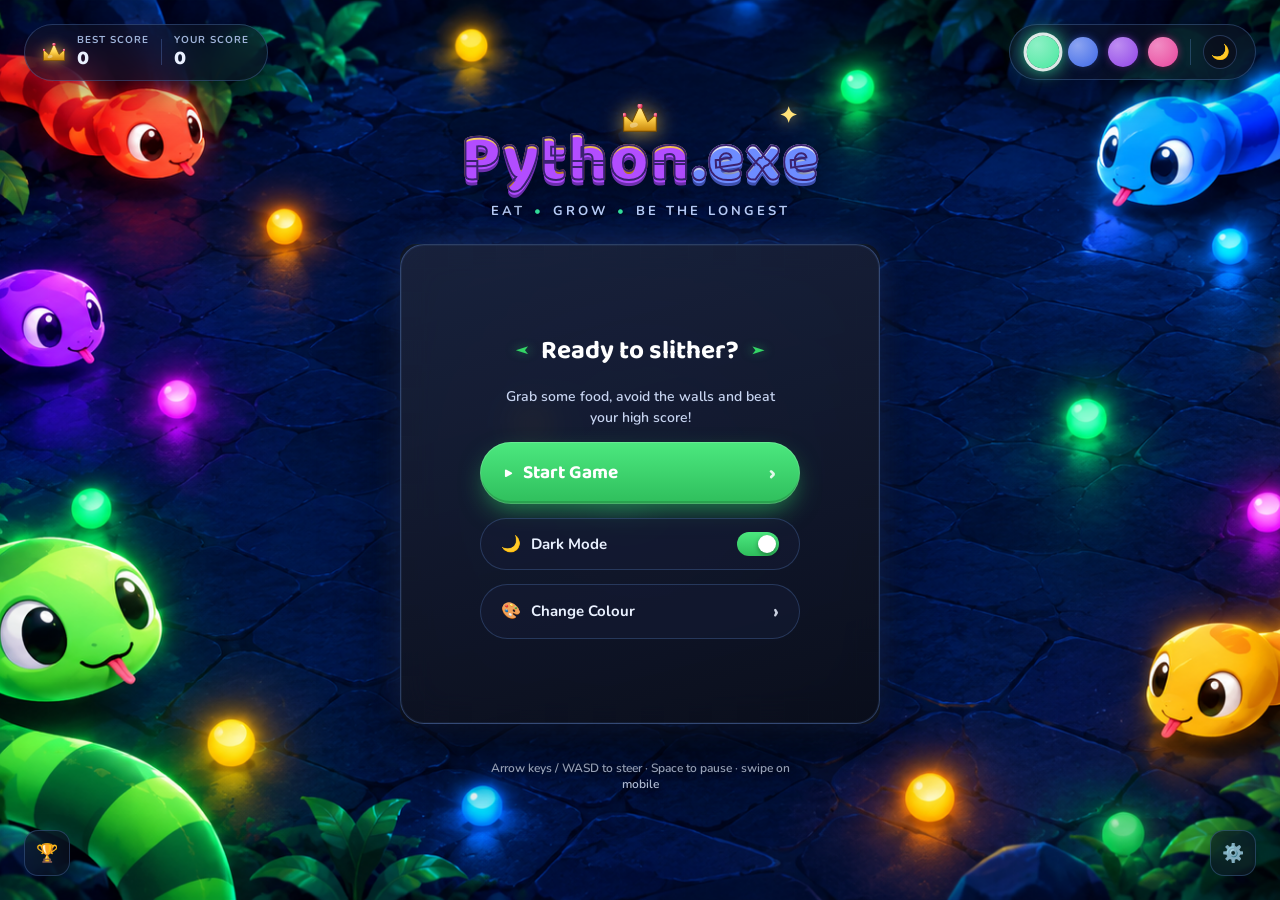
<file: index.html>
<!DOCTYPE html>
<html lang="en">
<head>
  <meta charset="UTF-8">
  <meta name="viewport" content="width=device-width, initial-scale=1.0">
  <title>Python.exe</title>
  <link rel="preconnect" href="https://fonts.googleapis.com">
  <link rel="preconnect" href="https://fonts.gstatic.com" crossorigin>
  <link href="https://fonts.googleapis.com/css2?family=Baloo+2:wght@600;700;800&family=Nunito:wght@500;600;700;800&display=swap" rel="stylesheet">
  <link rel="stylesheet" href="style.css">
</head>
<body>

  <svg width="0" height="0" style="position:absolute" aria-hidden="true">
    <defs>
      <linearGradient id="crownGold" x1="0" y1="0" x2="0" y2="1">
        <stop offset="0" stop-color="#FFF3B0"/>
        <stop offset="0.5" stop-color="#FFD34D"/>
        <stop offset="1" stop-color="#C9860A"/>
      </linearGradient>
      <radialGradient id="crownJewel" cx="35%" cy="35%" r="70%">
        <stop offset="0" stop-color="#FF9EB3"/>
        <stop offset="1" stop-color="#D81B4A"/>
      </radialGradient>
    </defs>
  </svg>

  <div class="hud-corner hud-left">
    <svg class="hud-crown" viewBox="0 0 100 82" xmlns="http://www.w3.org/2000/svg">
      <path d="M2 80 L2 30 L27 52 L50 2 L73 52 L98 30 L98 80 Z" fill="url(#crownGold)" stroke="#7A4E00" stroke-width="3" stroke-linejoin="round"/>
      <ellipse cx="32" cy="62" rx="12" ry="7" fill="#FFFFFF" opacity="0.35" transform="rotate(-15 32 62)"/>
      <circle cx="50" cy="6" r="7.5" fill="url(#crownJewel)"/>
      <circle cx="4" cy="32" r="6" fill="url(#crownJewel)"/>
      <circle cx="96" cy="32" r="6" fill="url(#crownJewel)"/>
    </svg>
    <div class="hud-stat">
      <span class="hud-label">BEST SCORE</span>
      <span class="hud-value" id="best">0</span>
    </div>
    <span class="hud-divider"></span>
    <div class="hud-stat">
      <span class="hud-label">YOUR SCORE</span>
      <span class="hud-value" id="score">0</span>
    </div>
    <span class="hud-hidden-level" id="level" hidden>1</span>
  </div>

  <div class="hud-corner hud-right">
    <div class="quick-swatch-row" id="quickSwatchRow"></div>
    <span class="hud-divider"></span>
    <button class="icon-circle" id="themeToggleBtn" title="Toggle dark / light mode">&#127769;</button>
  </div>

  <div class="arcade">
    <div class="title-block">
      <h1 class="game-logo">
        <svg class="logo-crown" viewBox="0 0 100 82" xmlns="http://www.w3.org/2000/svg">
          <path d="M2 80 L2 30 L27 52 L50 2 L73 52 L98 30 L98 80 Z" fill="url(#crownGold)" stroke="#7A4E00" stroke-width="3" stroke-linejoin="round"/>
          <ellipse cx="32" cy="62" rx="12" ry="7" fill="#FFFFFF" opacity="0.35" transform="rotate(-15 32 62)"/>
          <circle cx="50" cy="6" r="7.5" fill="url(#crownJewel)"/>
          <circle cx="4" cy="32" r="6" fill="url(#crownJewel)"/>
          <circle cx="96" cy="32" r="6" fill="url(#crownJewel)"/>
        </svg>
        <span class="logo-title-row">
          <span class="logo-line">Python</span><span class="logo-line logo-line-2">.exe</span>
        </span>
        <span class="logo-sparkle">&#10022;</span>
      </h1>
      <p class="tagline">EAT <span class="dot">&bull;</span> GROW <span class="dot">&bull;</span> BE THE LONGEST</p>
    </div>

    <div class="board-wrap">
      <canvas id="game" width="480" height="480"></canvas>

      <div class="overlay show" id="overlay">
        <h2 class="overlay-heading">
          <span class="leaf-accent">&#10148;</span>
          <span id="overlayTitle">Ready to slither?</span>
          <span class="leaf-accent flip">&#10148;</span>
        </h2>
        <p id="overlayText">Grab some food, avoid the walls and beat your high score!</p>

        <button class="btn-primary" id="startBtn">
          <span class="play-icon">&#9654;</span> Start Game <span class="chevron">&#8250;</span>
        </button>

        <button class="option-row" id="darkModeRow" type="button">
          <span class="option-left"><span class="option-icon">&#127769;</span> Dark Mode</span>
          <span class="switch" id="darkModeSwitch"><span class="switch-thumb"></span></span>
        </button>

        <button class="option-row" id="changeColourBtn" type="button">
          <span class="option-left"><span class="option-icon">&#127912;</span> Change Colour</span>
          <span class="chevron">&#8250;</span>
        </button>
      </div>
    </div>

    <p class="controls-hint">Arrow keys / WASD to steer &middot; Space to pause &middot; swipe on mobile</p>

    <div class="dpad" id="dpad">
      <span></span>
      <button data-dir="up">&#9650;</button>
      <span></span>
      <button data-dir="left">&#9664;</button>
      <span></span>
      <button data-dir="right">&#9654;</button>
      <span></span>
      <button data-dir="down">&#9660;</button>
      <span></span>
    </div>
  </div>

  <button class="icon-square corner-btn corner-btn-left" id="trophyBtn" title="Best score">&#127942;</button>
  <button class="icon-square corner-btn corner-btn-right" id="settingsBtn" title="Sound">&#9881;&#65039;</button>

  <div class="color-modal-backdrop" id="colorModalBackdrop">
    <div class="color-modal">
      <div class="color-modal-header">
        <span>Snake Colour</span>
        <button class="color-modal-close" id="colorModalClose" type="button" aria-label="Close">&#10005;</button>
      </div>
      <div class="color-modal-grid" id="colorModalGrid"></div>
    </div>
  </div>

  <script src="script.js"></script>
</body>
</html>
</file>
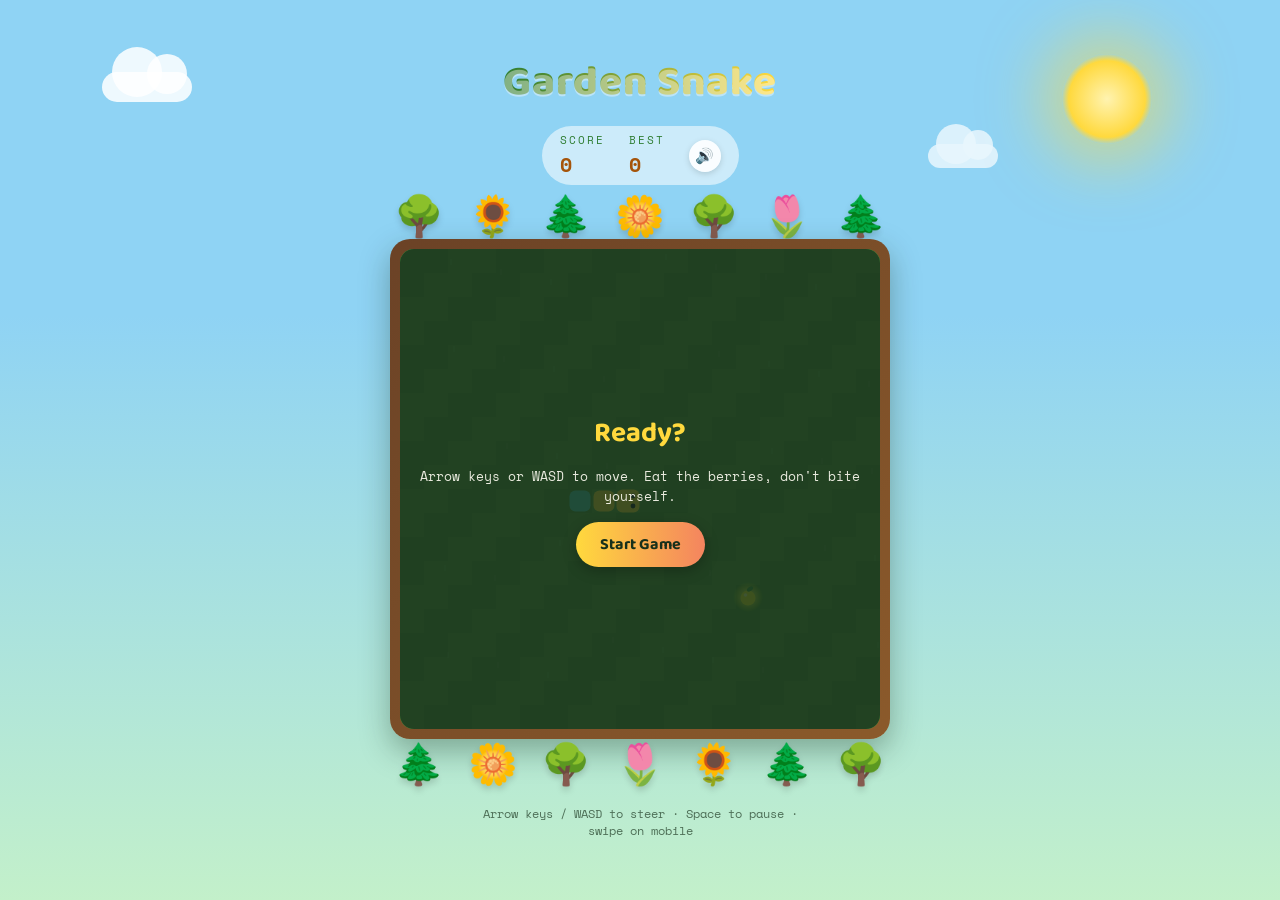
<file: snake_1.html>
<!DOCTYPE html>
<html lang="en">
<head>
<meta charset="UTF-8">
<meta name="viewport" content="width=device-width, initial-scale=1.0">
<title>Neon Snake</title>
<link rel="preconnect" href="https://fonts.googleapis.com">
<link rel="preconnect" href="https://fonts.gstatic.com" crossorigin>
<link href="https://fonts.googleapis.com/css2?family=Baloo+2:wght@500;700;800&family=Space+Mono:wght@400;700&display=swap" rel="stylesheet">
<style>
  :root {
    --bg-deep: #17301B;
    --bg-panel: #4C8C3B;
    --bg-panel-alt: #57993F;
    --coral: #FF6B6B;
    --turquoise: #4ECDC4;
    --gold: #FFD93D;
    --orchid: #C77DFF;
    --pink: #FF6EC7;
    --text-soft: #FFFDF3;
    --sky-top: #8FD3F4;
    --sky-bottom: #C3F0CA;
    --bark: #6B4226;
  }

  * { box-sizing: border-box; }

  body {
    margin: 0;
    min-height: 100vh;
    display: flex;
    align-items: center;
    justify-content: center;
    background: linear-gradient(180deg, var(--sky-top) 0%, var(--sky-top) 35%, var(--sky-bottom) 100%);
    font-family: 'Space Mono', monospace;
    color: #1F3A24;
    padding: 24px;
    position: relative;
    overflow: hidden;
  }

  .sun {
    position: fixed;
    top: 6%;
    right: 10%;
    width: 90px;
    height: 90px;
    border-radius: 50%;
    background: radial-gradient(circle, #FFF3B0 0%, #FFD93D 60%, rgba(255,217,61,0) 75%);
    box-shadow: 0 0 60px 20px rgba(255, 217, 61, 0.5);
  }

  .cloud {
    position: fixed;
    background: rgba(255,255,255,0.85);
    border-radius: 999px;
    filter: blur(0.5px);
  }
  .cloud::before, .cloud::after {
    content: '';
    position: absolute;
    background: inherit;
    border-radius: 999px;
  }
  .cloud1 { top: 8%; left: 8%; width: 90px; height: 30px; }
  .cloud1::before { width: 50px; height: 50px; top: -25px; left: 10px; }
  .cloud1::after { width: 40px; height: 40px; top: -18px; left: 45px; }
  .cloud2 { top: 16%; right: 22%; width: 70px; height: 24px; opacity: 0.8; }
  .cloud2::before { width: 40px; height: 40px; top: -20px; left: 8px; }
  .cloud2::after { width: 30px; height: 30px; top: -14px; left: 35px; }

  .tree-row {
    display: flex;
    justify-content: space-between;
    width: 100%;
    max-width: 560px;
    padding: 0 4px;
    font-size: 40px;
    line-height: 1;
    user-select: none;
  }
  .tree-row.top { margin-bottom: -6px; }
  .tree-row.bottom { margin-top: -6px; }
  .tree-row span { filter: drop-shadow(0 4px 3px rgba(0,0,0,0.15)); }

  .arcade {
    display: flex;
    flex-direction: column;
    align-items: center;
    gap: 10px;
    position: relative;
    z-index: 1;
  }

  h1 {
    font-family: 'Baloo 2', cursive;
    font-weight: 800;
    font-size: clamp(28px, 6vw, 42px);
    margin: 0;
    letter-spacing: 1px;
    background: linear-gradient(90deg, #2E7D32, var(--gold), #F4845F, #2E7D32);
    background-size: 300% 100%;
    -webkit-background-clip: text;
    background-clip: text;
    color: transparent;
    animation: hueShift 6s linear infinite;
    text-shadow: 0 2px 0 rgba(255,255,255,0.4);
  }

  @keyframes hueShift {
    0% { background-position: 0% 50%; }
    100% { background-position: 300% 50%; }
  }

  .hud {
    display: flex;
    align-items: center;
    gap: 24px;
    font-family: 'Space Mono', monospace;
    font-size: 15px;
    background: rgba(255,255,255,0.55);
    padding: 6px 18px;
    border-radius: 999px;
    backdrop-filter: blur(2px);
  }

  .hud .label {
    color: #2E7D32;
    letter-spacing: 2px;
    font-size: 11px;
    display: block;
    margin-bottom: 2px;
  }

  .hud .value {
    font-weight: 700;
    font-size: 20px;
    color: #A5540A;
  }

  .mute-btn {
    border: none;
    background: rgba(255,255,255,0.9);
    border-radius: 999px;
    width: 32px;
    height: 32px;
    font-size: 15px;
    cursor: pointer;
    box-shadow: 0 2px 6px rgba(0,0,0,0.15);
  }

  .board-wrap {
    position: relative;
    border-radius: 20px;
    padding: 10px;
    background: linear-gradient(135deg, var(--bark), #8B5A2B);
    box-shadow: 0 12px 30px rgba(23, 48, 27, 0.35);
  }

  canvas {
    display: block;
    border-radius: 14px;
    background: var(--bg-panel);
  }

  .overlay {
    position: absolute;
    inset: 10px;
    border-radius: 14px;
    background: rgba(23, 48, 27, 0.82);
    display: none;
    align-items: center;
    justify-content: center;
    flex-direction: column;
    gap: 10px;
    text-align: center;
    padding: 20px;
  }

  .overlay.show { display: flex; }

  .overlay h2 {
    font-family: 'Baloo 2', cursive;
    font-size: 28px;
    margin: 0;
    color: #FFD93D;
  }

  .overlay p {
    margin: 0;
    color: var(--text-soft);
    opacity: 0.9;
    font-size: 13px;
  }

  .overlay button {
    margin-top: 6px;
    font-family: 'Baloo 2', cursive;
    font-weight: 700;
    font-size: 16px;
    padding: 10px 24px;
    border-radius: 999px;
    border: none;
    cursor: pointer;
    background: linear-gradient(90deg, #FFD93D, #F4845F);
    color: #17301B;
    box-shadow: 0 4px 14px rgba(0, 0, 0, 0.25);
    transition: transform 0.15s ease;
  }

  .overlay button:active { transform: scale(0.95); }

  .controls-hint {
    font-size: 12px;
    color: #1F3A24;
    opacity: 0.7;
    text-align: center;
    max-width: 320px;
  }

  .dpad {
    display: none;
    grid-template-columns: repeat(3, 52px);
    grid-template-rows: repeat(3, 52px);
    gap: 6px;
    margin-top: 4px;
  }

  .dpad button {
    border: none;
    border-radius: 12px;
    background: var(--bark);
    color: #FFD93D;
    font-size: 18px;
    display: flex;
    align-items: center;
    justify-content: center;
    box-shadow: inset 0 0 0 1px rgba(255,255,255,0.1);
  }

  .dpad button:active { background: #F4845F; color: #17301B; }

  @media (max-width: 560px) {
    .dpad { display: grid; }
  }
</style>
</head>
<body>

<div class="sun"></div>
<div class="cloud cloud1"></div>
<div class="cloud cloud2"></div>

<div class="arcade">
  <h1>Garden Snake</h1>

  <div class="hud">
    <div>
      <span class="label">SCORE</span>
      <span class="value" id="score">0</span>
    </div>
    <div>
      <span class="label">BEST</span>
      <span class="value" id="best">0</span>
    </div>
    <button class="mute-btn" id="muteBtn" title="Mute sound">🔊</button>
  </div>

  <div class="tree-row top">
    <span>🌳</span><span>🌻</span><span>🌲</span><span>🌼</span><span>🌳</span><span>🌷</span><span>🌲</span>
  </div>

  <div class="board-wrap">
    <canvas id="game" width="480" height="480"></canvas>
    <div class="overlay show" id="overlay">
      <h2 id="overlayTitle">Ready?</h2>
      <p id="overlayText">Arrow keys or WASD to move. Eat the berries, don't bite yourself.</p>
      <button id="startBtn">Start Game</button>
    </div>
  </div>

  <div class="tree-row bottom">
    <span>🌲</span><span>🌼</span><span>🌳</span><span>🌷</span><span>🌻</span><span>🌲</span><span>🌳</span>
  </div>

  <p class="controls-hint">Arrow keys / WASD to steer &middot; Space to pause &middot; swipe on mobile</p>

  <div class="dpad" id="dpad">
    <span></span>
    <button data-dir="up">&#9650;</button>
    <span></span>
    <button data-dir="left">&#9664;</button>
    <span></span>
    <button data-dir="right">&#9654;</button>
    <span></span>
    <button data-dir="down">&#9660;</button>
    <span></span>
  </div>
</div>

<script>
(function () {
  const canvas = document.getElementById('game');
  const ctx = canvas.getContext('2d');
  const cell = 24;
  const cols = canvas.width / cell;
  const rows = canvas.height / cell;

  const scoreEl = document.getElementById('score');
  const bestEl = document.getElementById('best');
  const overlay = document.getElementById('overlay');
  const overlayTitle = document.getElementById('overlayTitle');
  const overlayText = document.getElementById('overlayText');
  const startBtn = document.getElementById('startBtn');
  const dpad = document.getElementById('dpad');

  const rainbow = ['#FF6B6B', '#FFD93D', '#4ECDC4', '#C77DFF', '#FF6EC7'];

  let snake, dir, nextDir, food, score, best, running, paused, speedMs, loopHandle;
  let particles = [];

  best = Number(localStorage.getItem('neonSnakeBest') || 0);
  bestEl.textContent = best;

  // ---- Sound effects (synthesized, no audio files needed) ----
  const muteBtn = document.getElementById('muteBtn');
  let muted = localStorage.getItem('gardenSnakeMuted') === 'true';
  muteBtn.textContent = muted ? '🔇' : '🔊';

  let audioCtx = null;
  function getAudioCtx() {
    if (!audioCtx) audioCtx = new (window.AudioContext || window.webkitAudioContext)();
    return audioCtx;
  }

  function tone(freq, startTime, duration, type, gainPeak) {
    const ac = getAudioCtx();
    const osc = ac.createOscillator();
    const gain = ac.createGain();
    osc.type = type || 'sine';
    osc.frequency.setValueAtTime(freq, startTime);
    gain.gain.setValueAtTime(0, startTime);
    gain.gain.linearRampToValueAtTime(gainPeak || 0.15, startTime + 0.01);
    gain.gain.exponentialRampToValueAtTime(0.001, startTime + duration);
    osc.connect(gain).connect(ac.destination);
    osc.start(startTime);
    osc.stop(startTime + duration);
  }

  function playEatSound() {
    if (muted) return;
    const ac = getAudioCtx();
    const t = ac.currentTime;
    tone(660, t, 0.09, 'square', 0.12);
    tone(880, t + 0.06, 0.12, 'square', 0.12);
  }

  function playTurnTick() {
    if (muted) return;
    const ac = getAudioCtx();
    tone(320, ac.currentTime, 0.03, 'sine', 0.03);
  }

  function playStartSound() {
    if (muted) return;
    const ac = getAudioCtx();
    const t = ac.currentTime;
    [523, 659, 784].forEach((f, i) => tone(f, t + i * 0.09, 0.14, 'triangle', 0.1));
  }

  function playGameOverSound() {
    if (muted) return;
    const ac = getAudioCtx();
    const t = ac.currentTime;
    [392, 330, 262, 196].forEach((f, i) => tone(f, t + i * 0.14, 0.22, 'sawtooth', 0.1));
  }

  muteBtn.addEventListener('click', () => {
    muted = !muted;
    localStorage.setItem('gardenSnakeMuted', String(muted));
    muteBtn.textContent = muted ? '🔇' : '🔊';
    if (!muted) getAudioCtx().resume();
  });

  function resetState() {
    snake = [
      { x: 9, y: 10 },
      { x: 8, y: 10 },
      { x: 7, y: 10 },
    ];
    dir = { x: 1, y: 0 };
    nextDir = { x: 1, y: 0 };
    score = 0;
    speedMs = 130;
    particles = [];
    scoreEl.textContent = score;
    placeFood();
  }

  function placeFood() {
    let pos;
    do {
      pos = { x: Math.floor(Math.random() * cols), y: Math.floor(Math.random() * rows) };
    } while (snake.some(s => s.x === pos.x && s.y === pos.y));
    food = pos;
    food.hue = Math.random() * 360;
  }

  function drawRoundedCell(x, y, color, inset) {
    const pad = inset || 2;
    const px = x * cell + pad / 2;
    const py = y * cell + pad / 2;
    const size = cell - pad;
    const r = 6;
    ctx.fillStyle = color;
    ctx.beginPath();
    ctx.moveTo(px + r, py);
    ctx.arcTo(px + size, py, px + size, py + size, r);
    ctx.arcTo(px + size, py + size, px, py + size, r);
    ctx.arcTo(px, py + size, px, py, r);
    ctx.arcTo(px, py, px + size, py, r);
    ctx.closePath();
    ctx.fill();
  }

  function drawBoard() {
    // mowed-lawn stripes, alternating in diagonal bands for a garden feel
    for (let y = 0; y < rows; y++) {
      for (let x = 0; x < cols; x++) {
        const stripe = Math.floor((x + y) / 2) % 2 === 0;
        ctx.fillStyle = stripe ? '#4C8C3B' : '#579941';
        ctx.fillRect(x * cell, y * cell, cell, cell);
      }
    }
    // scattered little grass-blade flecks for texture
    ctx.fillStyle = 'rgba(255,255,255,0.06)';
    for (let i = 0; i < 40; i++) {
      const gx = (i * 53) % (cols * cell);
      const gy = (i * 97) % (rows * cell);
      ctx.fillRect(gx, gy, 2, 6);
    }
  }

  function drawFood(t) {
    const pulse = 3 + Math.sin(t / 150) * 2;
    const cx = food.x * cell + cell / 2;
    const cy = food.y * cell + cell / 2;
    const grad = ctx.createRadialGradient(cx, cy, 1, cx, cy, cell / 2 + pulse);
    grad.addColorStop(0, `hsl(${food.hue}, 95%, 70%)`);
    grad.addColorStop(1, `hsla(${food.hue}, 95%, 55%, 0)`);
    ctx.fillStyle = grad;
    ctx.beginPath();
    ctx.arc(cx, cy, cell / 2 + pulse, 0, Math.PI * 2);
    ctx.fill();

    // berry body
    ctx.fillStyle = `hsl(${food.hue}, 85%, 55%)`;
    ctx.beginPath();
    ctx.arc(cx, cy + 1, cell / 3.2, 0, Math.PI * 2);
    ctx.fill();

    // little highlight
    ctx.fillStyle = 'rgba(255,255,255,0.55)';
    ctx.beginPath();
    ctx.arc(cx - 2.5, cy - 2, 1.8, 0, Math.PI * 2);
    ctx.fill();

    // leaf on top
    ctx.fillStyle = '#3E8E41';
    ctx.beginPath();
    ctx.ellipse(cx + 2, cy - cell / 3, 3.5, 2, -0.6, 0, Math.PI * 2);
    ctx.fill();
  }

  function drawSnake() {
    snake.forEach((seg, i) => {
      if (i === 0) {
        drawRoundedCell(seg.x, seg.y, '#FFD93D', 1);
      } else {
        const color = rainbow[i % rainbow.length];
        drawRoundedCell(seg.x, seg.y, color, 3);
      }
    });

    // eyes on head
    const head = snake[0];
    ctx.fillStyle = '#170B2E';
    const hx = head.x * cell, hy = head.y * cell;
    const eyeOffsets = getEyeOffsets(dir);
    eyeOffsets.forEach(([ex, ey]) => {
      ctx.beginPath();
      ctx.arc(hx + ex, hy + ey, 2.4, 0, Math.PI * 2);
      ctx.fill();
    });
  }

  function getEyeOffsets(d) {
    if (d.x === 1) return [[cell - 7, 7], [cell - 7, cell - 7]];
    if (d.x === -1) return [[7, 7], [7, cell - 7]];
    if (d.y === -1) return [[7, 7], [cell - 7, 7]];
    return [[7, cell - 7], [cell - 7, cell - 7]];
  }

  function spawnParticles(x, y, hue) {
    for (let i = 0; i < 14; i++) {
      particles.push({
        x: x * cell + cell / 2,
        y: y * cell + cell / 2,
        vx: (Math.random() - 0.5) * 4,
        vy: (Math.random() - 0.5) * 4,
        life: 1,
        hue,
      });
    }
  }

  function drawParticles() {
    particles.forEach(p => {
      ctx.globalAlpha = Math.max(p.life, 0);
      ctx.fillStyle = `hsl(${p.hue}, 100%, 65%)`;
      ctx.beginPath();
      ctx.arc(p.x, p.y, 3, 0, Math.PI * 2);
      ctx.fill();
    });
    ctx.globalAlpha = 1;
    particles = particles
      .map(p => ({ ...p, x: p.x + p.vx, y: p.y + p.vy, life: p.life - 0.05 }))
      .filter(p => p.life > 0);
  }

  function step() {
    if (paused) return;
    dir = nextDir;
    const head = { x: snake[0].x + dir.x, y: snake[0].y + dir.y };

    if (head.x < 0 || head.x >= cols || head.y < 0 || head.y >= rows || snake.some(s => s.x === head.x && s.y === head.y)) {
      gameOver();
      return;
    }

    snake.unshift(head);

    if (head.x === food.x && head.y === food.y) {
      score += 10;
      scoreEl.textContent = score;
      spawnParticles(food.x, food.y, food.hue);
      playEatSound();
      speedMs = Math.max(70, speedMs - 2);
      placeFood();
      clearInterval(loopHandle);
      loopHandle = setInterval(step, speedMs);
    } else {
      snake.pop();
    }
  }

  function render(t) {
    drawBoard();
    drawFood(t);
    drawSnake();
    drawParticles();
    if (running) requestAnimationFrame(render);
  }

  function gameOver() {
    running = false;
    clearInterval(loopHandle);
    playGameOverSound();
    if (score > best) {
      best = score;
      localStorage.setItem('neonSnakeBest', String(best));
      bestEl.textContent = best;
    }
    overlayTitle.textContent = 'Game Over';
    overlayText.textContent = `Score: ${score}. Tap start to try again.`;
    startBtn.textContent = 'Play Again';
    overlay.classList.add('show');
  }

  function startGame() {
    resetState();
    overlay.classList.remove('show');
    running = true;
    paused = false;
    getAudioCtx().resume();
    playStartSound();
    clearInterval(loopHandle);
    loopHandle = setInterval(step, speedMs);
    requestAnimationFrame(render);
  }

  function setDirection(x, y) {
    if (dir.x === -x && dir.y === -y) return; // no instant reverse
    if (nextDir.x !== x || nextDir.y !== y) playTurnTick();
    nextDir = { x, y };
  }

  document.addEventListener('keydown', (e) => {
    switch (e.key) {
      case 'ArrowUp': case 'w': case 'W': setDirection(0, -1); break;
      case 'ArrowDown': case 's': case 'S': setDirection(0, 1); break;
      case 'ArrowLeft': case 'a': case 'A': setDirection(-1, 0); break;
      case 'ArrowRight': case 'd': case 'D': setDirection(1, 0); break;
      case ' ':
        if (running) paused = !paused;
        break;
    }
  });

  dpad.querySelectorAll('button').forEach(btn => {
    btn.addEventListener('click', () => {
      const d = btn.dataset.dir;
      if (d === 'up') setDirection(0, -1);
      if (d === 'down') setDirection(0, 1);
      if (d === 'left') setDirection(-1, 0);
      if (d === 'right') setDirection(1, 0);
    });
  });

  // swipe controls
  let touchStart = null;
  canvas.addEventListener('touchstart', (e) => {
    touchStart = { x: e.touches[0].clientX, y: e.touches[0].clientY };
  }, { passive: true });

  canvas.addEventListener('touchend', (e) => {
    if (!touchStart) return;
    const dx = e.changedTouches[0].clientX - touchStart.x;
    const dy = e.changedTouches[0].clientY - touchStart.y;
    if (Math.abs(dx) > Math.abs(dy)) {
      setDirection(dx > 0 ? 1 : -1, 0);
    } else {
      setDirection(0, dy > 0 ? 1 : -1);
    }
    touchStart = null;
  });

  startBtn.addEventListener('click', startGame);

  // initial idle render
  resetState();
  drawBoard();
  drawFood(0);
  drawSnake();
})();
</script>

</body>
</html>
</file>
<file: style.css>
:root {
  --bg: #000000;
  --panel: rgba(12, 18, 34, 0.6);
  --panel-border: rgba(120, 170, 255, 0.25);
  --text: #EAF1FF;
  --text-dim: #9FB3D9;
  --accent: #35E6A0;
  --accent-soft: rgba(53, 230, 160, 0.16);
  --green: #34D566;
  --green-dark: #16A34A;
  --berry: #FF5C7A;
  --danger: #FF5C7A;
  --radius-lg: 24px;
  --radius-md: 16px;
}

* { box-sizing: border-box; }

html, body { height: 100%; }

body {
  margin: 0;
  min-height: 100vh;
  display: flex;
  align-items: center;
  justify-content: center;
  background: url('images/background.png') center / cover no-repeat fixed, var(--bg);
  font-family: 'Nunito', sans-serif;
  color: var(--text);
  padding: 32px 24px;
  position: relative;
  overflow-x: hidden;
  overflow-y: auto;
  transition: background 0.4s ease;
}

/* While an actual game is running, drop the artwork and go plain black */
body.game-active {
  background: var(--bg);
}

/* ============ Corner HUD panels ============ */

.hud-corner {
  position: fixed;
  top: 24px;
  z-index: 5;
  display: flex;
  align-items: center;
  gap: 12px;
  background: var(--panel);
  border: 1px solid var(--panel-border);
  border-radius: 999px;
  padding: 10px 18px;
  backdrop-filter: blur(14px);
  box-shadow: 0 10px 30px rgba(0, 0, 0, 0.35);
}

.hud-left { left: 24px; }
.hud-right { right: 24px; }

.hud-crown {
  width: 22px;
  height: auto;
  filter: drop-shadow(0 0 6px rgba(255, 200, 70, 0.7));
  flex-shrink: 0;
}

.hud-stat {
  display: flex;
  flex-direction: column;
  line-height: 1.15;
}

.hud-label {
  font-size: 10px;
  letter-spacing: 1px;
  color: var(--text-dim);
  font-weight: 700;
}

.hud-value {
  font-size: 20px;
  font-weight: 800;
  font-family: 'Baloo 2', sans-serif;
  color: var(--text);
}

.hud-divider {
  width: 1px;
  height: 26px;
  background: var(--panel-border);
}

.hud-hidden-level { display: none; }

.quick-swatch-row {
  display: flex;
  align-items: center;
  gap: 10px;
}

.icon-circle {
  width: 34px;
  height: 34px;
  border-radius: 50%;
  border: 1px solid var(--panel-border);
  background: rgba(10, 14, 26, 0.7);
  color: var(--text);
  font-size: 15px;
  cursor: pointer;
  display: flex;
  align-items: center;
  justify-content: center;
  transition: transform 0.15s ease, border-color 0.2s ease;
}

.icon-circle:hover { border-color: var(--accent); transform: translateY(-1px); }
.icon-circle:active { transform: scale(0.94); }

/* ============ Layout ============ */

.arcade {
  display: flex;
  flex-direction: column;
  align-items: center;
  gap: 14px;
  position: relative;
  z-index: 1;
}

.title-block {
  display: flex;
  flex-direction: column;
  align-items: center;
  gap: 4px;
  margin-top: 8px;
}

.game-logo {
  position: relative;
  margin: 0;
  display: flex;
  flex-direction: column;
  align-items: center;
  line-height: 0.92;
  font-family: 'Baloo 2', sans-serif;
  font-weight: 800;
  font-size: clamp(42px, 8vw, 68px);
  letter-spacing: 1px;
}

.logo-title-row {
  display: inline-flex;
  align-items: baseline;
}

.logo-line {
  background: linear-gradient(180deg, #FFE27A 0%, #FFB238 55%, #FF9A1F 100%);
  -webkit-background-clip: text;
  background-clip: text;
  color: transparent;
  -webkit-text-stroke: 2px #3B2270;
  text-shadow:
    0 3px 0 #B24DFF,
    0 6px 0 #6D2FAE,
    0 14px 22px rgba(0, 0, 0, 0.55);
}

.logo-line-2 {
  background: linear-gradient(180deg, #FFFFFF 0%, #D8E2FF 60%, #AFC0FF 100%);
  -webkit-background-clip: text;
  background-clip: text;
  color: transparent;
  -webkit-text-stroke: 2px #3B2270;
  text-shadow:
    0 3px 0 #6D8CFF,
    0 6px 0 #3E4FAE,
    0 14px 22px rgba(0, 0, 0, 0.55);
}

.logo-crown {
  width: 0.5em;
  height: auto;
  filter: drop-shadow(0 0 10px rgba(255, 205, 70, 0.85));
  margin-bottom: -2px;
}

.logo-sparkle {
  position: absolute;
  top: 4%;
  right: 6%;
  font-size: 22px;
  color: #FFE27A;
  filter: drop-shadow(0 0 8px rgba(255, 226, 122, 0.9));
}

.tagline {
  margin: 6px 0 0;
  font-size: 13px;
  letter-spacing: 3px;
  font-weight: 700;
  color: #BFD3FF;
  text-shadow: 0 2px 6px rgba(0, 0, 0, 0.5);
}

.tagline .dot { color: var(--accent); margin: 0 2px; }

/* ============ Board + overlay card ============ */

.board-wrap {
  position: relative;
  border-radius: var(--radius-lg);
  padding: 10px;
}

canvas {
  display: block;
  border-radius: var(--radius-md);
  background: #0D1119;
  box-shadow: 0 20px 50px rgba(0, 0, 0, 0.5);
}

.overlay {
  position: absolute;
  inset: 10px;
  border-radius: var(--radius-lg);
  background: linear-gradient(165deg, rgba(30, 41, 74, 0.72), rgba(10, 14, 28, 0.82));
  border: 1px solid rgba(120, 170, 255, 0.3);
  backdrop-filter: blur(18px) saturate(1.3);
  -webkit-backdrop-filter: blur(18px) saturate(1.3);
  box-shadow:
    0 30px 70px rgba(0, 0, 0, 0.55),
    0 0 0 1px rgba(120, 170, 255, 0.08) inset,
    0 0 40px -10px rgba(90, 140, 255, 0.5);
  display: none;
  align-items: center;
  justify-content: center;
  flex-direction: column;
  gap: 14px;
  text-align: center;
  padding: 28px 24px;
  z-index: 2;
}

.overlay.show { display: flex; }

.overlay-heading {
  display: flex;
  align-items: center;
  gap: 12px;
  margin: 0;
  font-family: 'Baloo 2', sans-serif;
  font-weight: 700;
  font-size: 26px;
  color: #FFFFFF;
}

.leaf-accent {
  display: inline-block;
  color: var(--green);
  font-size: 16px;
  transform: rotate(180deg) scaleY(0.7);
  filter: drop-shadow(0 0 6px rgba(52, 213, 102, 0.6));
}

.leaf-accent.flip {
  transform: rotate(0deg) scaleY(0.7);
}

.overlay p {
  margin: 0;
  color: #C7D4F0;
  font-size: 14px;
  max-width: 300px;
  line-height: 1.5;
  font-weight: 600;
}

.btn-primary {
  width: 100%;
  max-width: 320px;
  font-family: 'Baloo 2', sans-serif;
  font-weight: 700;
  font-size: 19px;
  padding: 15px 24px;
  border-radius: 999px;
  border: none;
  cursor: pointer;
  background: linear-gradient(180deg, #4CE87F 0%, #2FBE5C 100%);
  color: #FFFFFF;
  box-shadow:
    0 10px 26px -6px rgba(46, 200, 100, 0.65),
    0 0 0 1px rgba(255, 255, 255, 0.15) inset,
    0 -3px 0 rgba(0, 0, 0, 0.15) inset;
  transition: transform 0.15s ease, filter 0.15s ease;
  display: flex;
  align-items: center;
  justify-content: center;
  gap: 10px;
}

.btn-primary:hover { filter: brightness(1.06); }
.btn-primary:active { transform: scale(0.97); }

.play-icon { font-size: 14px; }
.chevron { font-size: 20px; font-weight: 800; opacity: 0.85; margin-left: auto; }

.option-row {
  width: 100%;
  max-width: 320px;
  display: flex;
  align-items: center;
  justify-content: space-between;
  padding: 13px 20px;
  border-radius: 999px;
  border: 1px solid rgba(120, 170, 255, 0.22);
  background: rgba(20, 28, 52, 0.6);
  color: var(--text);
  font-family: 'Nunito', sans-serif;
  font-weight: 700;
  font-size: 15px;
  cursor: pointer;
  transition: border-color 0.2s ease, background 0.2s ease, transform 0.15s ease;
}

.option-row:hover { border-color: rgba(120, 170, 255, 0.45); }
.option-row:active { transform: scale(0.98); }

.option-left {
  display: flex;
  align-items: center;
  gap: 10px;
}

.option-icon { font-size: 16px; }

.switch {
  width: 42px;
  height: 24px;
  border-radius: 999px;
  background: rgba(255, 255, 255, 0.15);
  position: relative;
  transition: background 0.25s ease;
  flex-shrink: 0;
}

.switch-thumb {
  position: absolute;
  top: 3px;
  left: 3px;
  width: 18px;
  height: 18px;
  border-radius: 50%;
  background: #FFFFFF;
  box-shadow: 0 2px 5px rgba(0, 0, 0, 0.35);
  transition: transform 0.25s ease;
}

.switch.on {
  background: linear-gradient(180deg, #4CE87F, #2FBE5C);
}

.switch.on .switch-thumb {
  transform: translateX(18px);
}

.controls-hint {
  font-size: 12px;
  color: #C7D4F0;
  text-align: center;
  max-width: 320px;
  font-weight: 600;
  text-shadow: 0 2px 6px rgba(0, 0, 0, 0.6);
}

.dpad {
  display: none;
  grid-template-columns: repeat(3, 52px);
  grid-template-rows: repeat(3, 52px);
  gap: 6px;
  margin-top: 4px;
}

.dpad button {
  border: 1px solid var(--panel-border);
  border-radius: 12px;
  background: var(--panel);
  color: var(--accent);
  font-size: 17px;
  display: flex;
  align-items: center;
  justify-content: center;
  transition: background 0.3s ease, transform 0.1s ease;
}

.dpad button:active {
  background: var(--accent-soft);
  transform: scale(0.94);
}

@media (max-width: 560px) {
  .dpad { display: grid; }
  .hud-corner { position: static; margin-bottom: 10px; }
  .hud-left, .hud-right { justify-content: center; }
}

/* ============ Corner icon buttons ============ */

.icon-square {
  position: fixed;
  z-index: 5;
  bottom: 24px;
  width: 46px;
  height: 46px;
  border-radius: 14px;
  border: 1px solid var(--panel-border);
  background: var(--panel);
  color: var(--text);
  font-size: 18px;
  display: flex;
  align-items: center;
  justify-content: center;
  cursor: pointer;
  backdrop-filter: blur(12px);
  box-shadow: 0 10px 24px rgba(0, 0, 0, 0.35);
  transition: transform 0.15s ease, border-color 0.2s ease;
}

.icon-square:hover { border-color: var(--accent); transform: translateY(-2px); }
.icon-square:active { transform: scale(0.94); }

.corner-btn-left { left: 24px; }
.corner-btn-right { right: 24px; }

.icon-square.muted { color: var(--text-dim); }

/* ============ Level-up toast (in-game) ============ */

.level-toast {
  position: absolute;
  top: 16px;
  left: 50%;
  transform: translateX(-50%);
  font-family: 'Baloo 2', sans-serif;
  font-weight: 700;
  font-size: 20px;
  letter-spacing: 0.5px;
  padding: 9px 22px;
  border-radius: 999px;
  background: linear-gradient(180deg, #4CE87F, #2FBE5C);
  color: #06140F;
  box-shadow: 0 10px 30px -6px rgba(46, 200, 100, 0.6);
  opacity: 1;
  transition: opacity 0.7s ease, transform 0.7s ease;
  pointer-events: none;
  z-index: 5;
}

.level-toast.fade {
  opacity: 0;
  transform: translateX(-50%) translateY(-10px);
}

/* ============ Snake color picker modal ============ */

.color-swatch {
  position: relative;
  width: 30px;
  height: 30px;
  border-radius: 50%;
  border: none;
  background: var(--swatch);
  background: radial-gradient(circle at 32% 28%, color-mix(in srgb, var(--swatch) 60%, white), var(--swatch));
  box-shadow: 0 4px 10px -2px rgba(0, 0, 0, 0.5), 0 0 10px -2px var(--swatch);
  cursor: pointer;
  padding: 0;
  transition: transform 0.15s ease, box-shadow 0.2s ease;
}

.color-swatch:hover { transform: scale(1.12); }

.color-swatch.active {
  box-shadow: 0 0 0 3px rgba(255, 255, 255, 0.85), 0 0 18px 2px var(--swatch);
  transform: scale(1.08);
}

.color-modal-backdrop {
  position: fixed;
  inset: 0;
  z-index: 20;
  display: none;
  align-items: center;
  justify-content: center;
  background: rgba(0, 0, 0, 0.6);
  backdrop-filter: blur(4px);
  padding: 20px;
}

.color-modal-backdrop.show { display: flex; }

.color-modal {
  width: 100%;
  max-width: 320px;
  background: linear-gradient(165deg, rgba(30, 41, 74, 0.85), rgba(10, 14, 28, 0.92));
  border: 1px solid rgba(120, 170, 255, 0.3);
  border-radius: 20px;
  padding: 20px;
  backdrop-filter: blur(20px) saturate(1.3);
  box-shadow: 0 30px 60px rgba(0, 0, 0, 0.5);
}

.color-modal-header {
  display: flex;
  align-items: center;
  justify-content: space-between;
  font-family: 'Baloo 2', sans-serif;
  font-weight: 700;
  font-size: 16px;
  color: var(--text);
  margin-bottom: 16px;
}

.color-modal-close {
  width: 28px;
  height: 28px;
  border-radius: 50%;
  border: 1px solid var(--panel-border);
  background: rgba(255, 255, 255, 0.05);
  color: var(--text-dim);
  cursor: pointer;
  font-size: 13px;
  display: flex;
  align-items: center;
  justify-content: center;
}

.color-modal-close:hover { color: var(--text); border-color: var(--accent); }

.color-modal-grid {
  display: grid;
  grid-template-columns: repeat(5, 1fr);
  gap: 14px;
  justify-items: center;
}
</file>
